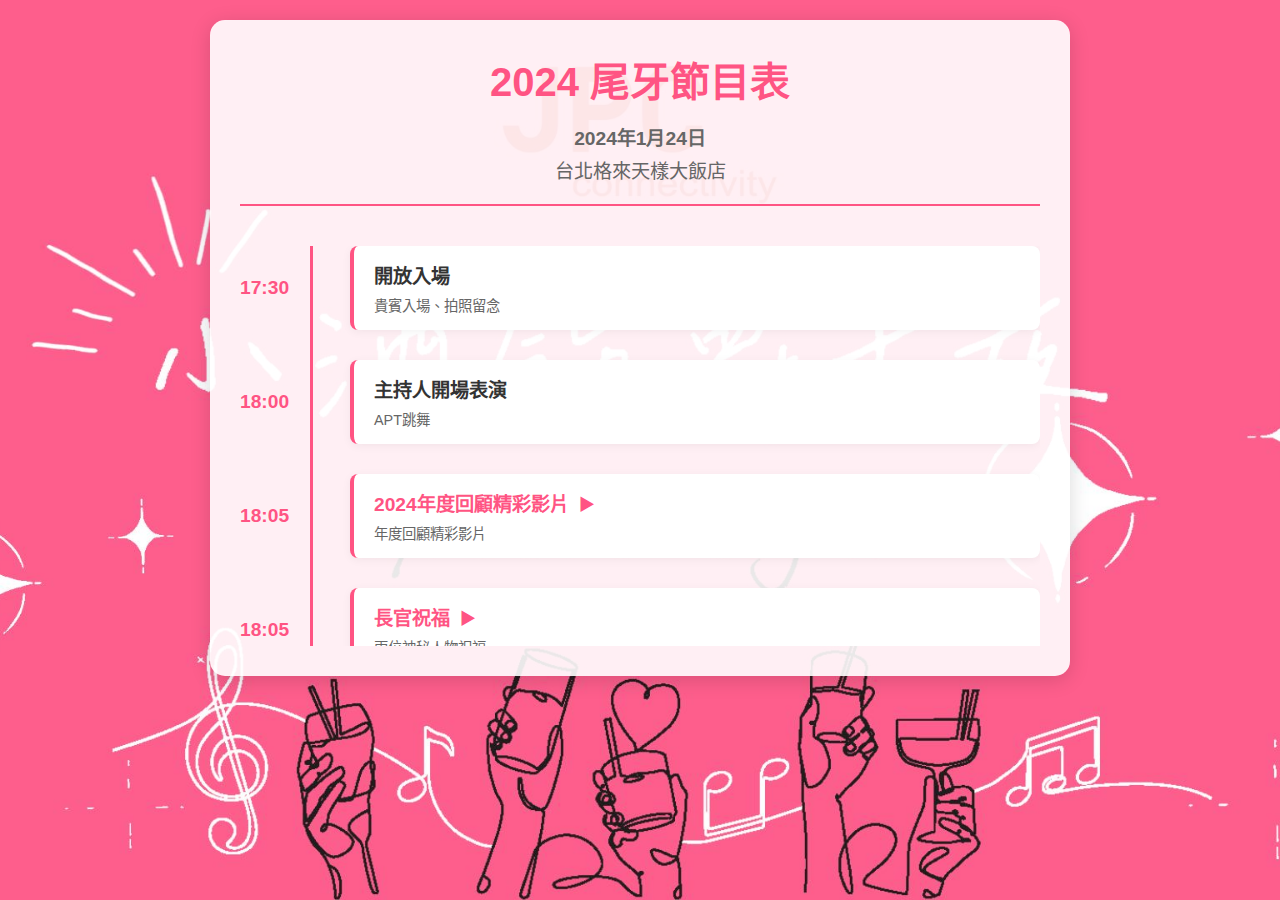
<file: index.html>
<!DOCTYPE html>
<html lang="zh-TW">
<head>
    <meta charset="UTF-8">
    <meta name="viewport" content="width=device-width, initial-scale=1.0">
    <title>尾牙節目表</title>
    <link rel="stylesheet" href="styles.css">
</head>
<body>
    <div class="container" id="container">
        <div class="program-header">
            <h1>2024 尾牙節目表</h1>
            <div class="event-info">
                <div class="date">2024年1月24日</div>
                <div class="location">台北格來天樣大飯店</div>
            </div>
        </div>
        <div class="program-list">
            <div class="timeline"></div>
            <div class="program-item">
                <div class="time">17:30</div>
                <div class="content">
                    <div class="title">開放入場</div>
                    <div class="description">貴賓入場、拍照留念</div>
                </div>
            </div>
            <div class="program-item">
                <div class="time">18:00</div>
                <div class="content">
                    <div class="title">主持人開場表演</div>
                    <div class="description">APT跳舞</div>
                </div>
            </div>
            <div class="program-item">
                <div class="time">18:05</div>
                <div class="content">
                    <div class="title video-title" data-video="videos/1. 2024JPC尾牙.mp4" data-stop="2">
                        2024年度回顧精彩影片 <span class="video-icon">▶</span>
                    </div>
                    <div class="description">年度回顧精彩影片</div>
                </div>
            </div>
            <div class="program-item">
                <div class="time">18:05</div>
                <div class="content">
                    <div class="title video-title" data-video="videos/2. 2024尾牙_長官祝福.mp4" data-stop="1">
                        長官祝福 <span class="video-icon">▶</span>
                    </div>
                    <div class="description">兩位神秘人物祝福</div>
                </div>
            </div>
            <div class="program-item">
                <div class="time">18:05</div>
                <div class="content">
                    <div class="title video-title" data-video="videos/3. 2024尾牙_各廠祝福.mp4" data-stop="1">
                        各廠祝福 <span class="video-icon">▶</span>
                    </div>
                    <div class="description">各地同仁新年祝福</div>
                </div>
            </div>
            <div class="program-item">
                <div class="time">18:10</div>
                <div class="content">
                    <div class="title">執行長與董事長致詞</div>
                    <div class="description">歡迎大家長給大家說說話</div>
                </div>
            </div>
            <div class="program-item">
                <div class="time">18:20</div>
                <div class="content">
                    <div class="title img-title">
                        資深員工獎<span class="video-icon">▶</span>
                    </div>
                    <div class="description">辛苦這些老前輩的努力</div>
                </div>
            </div>
            <div class="program-item">
                <div class="time">18:30</div>
                <div class="content">
                    <div class="title">全體同仁大合照</div>
                    <div class="description"></div>
                </div>
            </div>
            <div class="program-item">
                <div class="time">18:35</div>
                <div class="content">
                    <div class="title">開桌&樂團演奏</div>
                    <div class="description"></div>
                </div>
            </div>
            <div class="program-item">
                <div class="time">18:50</div>
                <div class="content">
                    <div class="title">抽獎</div>
                    <div class="description"></div>
                </div>
            </div>
            <div class="program-item">
                <div class="time">19:05</div>
                <div class="content">
                    <div class="title">表演</div>
                    <div class="description">
                        <div class="title ">DNT-辣個男人</div>
                        <div class="title video-title" data-video="videos/草蜢 - 寶貝對不起『寶貝對不起 不是不疼你』【動態歌詞Lyrics】.mp4" data-stop="1">COO明星臉大亂鬥</div>
                    </div>
                </div>
            </div>
            <div class="program-item">
                <div class="time">19:15</div>
                <div class="content">
                    <div class="title">抽獎</div>
                    <div class="description"></div>
                </div>
            </div>
            <div class="program-item">
                <div class="time">19:35</div>
                <div class="content">
                    <div class="title">表演</div>
                    <div class="description">
                        <div class="title video-title" data-video="videos/【圖歌詞】小虎隊 - 青蘋果樂園.mp4" data-stop="1">SCI-青蘋過40</div>
                        <div class="title ">Gean-相信自己無限極</div>
                        <div class="title video-title" data-video="videos/【ENG SUB】Wu Bai 伍佰&China Blue【Norwegian forest 挪威的森林】Official Music Video 3.mp4" data-stop="1">COO-五佰大合唱</div>
                    </div>
                </div>
            </div>
            <div class="program-item">
                <div class="time">19:50</div>
                <div class="content">
                    <div class="title">抽獎</div>
                    <div class="description"></div>
                </div>
            </div>
            <div class="program-item">
                <div class="time">20:10</div>
                <div class="content">
                    <div class="title">遊戲開始&樂團演奏</div>
                    <div class="description"></div>
                </div>
            </div>
            <div class="program-item">
                <div class="time">20:40</div>
                <div class="content">
                    <div class="title">樂團演奏</div>
                    <div class="description"></div>
                </div>
            </div>
            <div class="program-item">
                <div class="time">21:00</div>
                <div class="content">
                    <div class="title">散場</div>
                    <div class="description"></div>
                </div>
            </div>
            <div class="program-item">
                <div class="time"></div>
                <div class="content">
                    <div class="title"><a href="https://agreeable-coast-08b2da010.4.azurestaticapps.net/hostingstart.html">照片牆</a></div>
                    <div class="description"></div>
                </div>
            </div>
        </div>
    </div>

    <!-- 影片彈出視窗 -->
    <div id="videoModal" class="modal">
        <div class="modal-content">
            <span class="close">&times;</span>
            <video id="videoFrame" controls>
                <source src="" type="video/mp4">
                您的瀏覽器不支持 HTML5 視頻。
            </video>
        </div>
    </div>
    <div id="imgModal" class="modal">
        <div class="modal-content">
            <span class="close">&times;</span>
            <img id="imgFrameBg" src="資深員工感謝函.jpg" alt="影片">
                
        </div>

    </div>

    <script src="script.js"></script>
</body>
</html>
</file>
<file: styles.css>
body {
    background-image: url('尾牙底圖.jpg');
    background-size: cover;
    background-position: center;
    background-attachment: fixed;
    margin: 0;
    padding: 20px;
    font-family: 'Microsoft JhengHei', sans-serif;
}

.container {
    background-color: rgba(255, 255, 255, 0.9);
    max-width: 800px;
    height: 90%;
    margin: 0 auto;
    padding: 30px;
    border-radius: 15px;
    box-shadow: 0 4px 20px rgba(0,0,0,0.15);
    opacity: 1;
    transition: opacity 0.5s ease;
}
.container.hidden {
    opacity: 0;
    visibility: hidden;
    transition: opacity 0.5s ease, visibility 0.5s ease;
}
.program-header {
    text-align: center;
    margin-bottom: 40px;
    padding-bottom: 20px;
    border-bottom: 2px solid #FF5483;
}

.program-header h1 {
    color: #FF5483;
    margin: 0 0 15px 0;
    font-size: 2.5em;
}

.event-info {
    color: #666;
    font-size: 1.2em;
}

.event-info .date {
    font-weight: bold;
    margin-bottom: 5px;
}

.program-list {
    position: relative;
    padding-left: 80px;
    overflow: auto;
    max-height: 400px;
}

.timeline {
    position: absolute;
    left: 70px;
    top: 0;
    bottom: 0;
    width: 3px;
    background-color: #FF5483;
}

.program-item {
    position: relative;
    margin-bottom: 30px;
    padding-left: 30px;
}


.time {
    position: absolute;
    left: -80px;
    top: 50%;
    transform: translateY(-50%);
    font-weight: bold;
    color: #FF5483;
    font-size: 1.2em;
}

.content {
    background-color: #fff;
    padding: 15px 20px;
    border-radius: 8px;
    box-shadow: 0 2px 10px rgba(0,0,0,0.05);
    border-left: 4px solid #FF5483;
}

.content .title {
    font-size: 1.2em;
    font-weight: bold;
    color: #333;
    margin-bottom: 5px;
}

.content .description {
    color: #666;
    font-size: 0.9em;
}

.video-title {
    cursor: pointer;
    color: #FF5483 !important;
    display: flex;
    align-items: center;
}

.video-title:hover {
    text-decoration: underline;
}

.video-icon {
    margin-left: 10px;
    font-size: 0.8em;
}
.img-title {
    cursor: pointer;
    color: #FF5483 !important;
    display: flex;
    align-items: center;
}

.img-title:hover {
    text-decoration: underline;
}

/* 彈出視窗樣式 */
.modal {
    display: none;
    position: fixed;
    top: 0;
    left: 0;
    width: 100%;
    height: 100%;
    background-color: rgba(0,0,0,0.9);
    z-index: 1000;
}

.modal-content {
    position: relative;
    width: 100%;
    
    padding-top: 56.25%;
}

.close {
    position: absolute;
    top: 0px;
    right: 10px;
    z-index: 9999;
    color: white;
    font-size: 30px;
    cursor: pointer;
}

#videoFrame {
    position: absolute;
    top: 0;
    left: 0;
    width: 100%;
    border-radius: 8px;
}
#imgFrameBg{
    position: absolute;
    top: 0;
    left: 0;
    width: 100%;
    height: 100%;
    border-radius: 8px;
}
@media (max-width: 600px) {
    .container {
        padding: 15px;
    }

    .program-list {
        padding-left: 40px;
    }

    .timeline {
        left: 30px;
    }

    .time {
        left: -60px;
        font-size: 1em;
    }

    .program-item {
        padding-left: 20px;
    }
}
</file>
